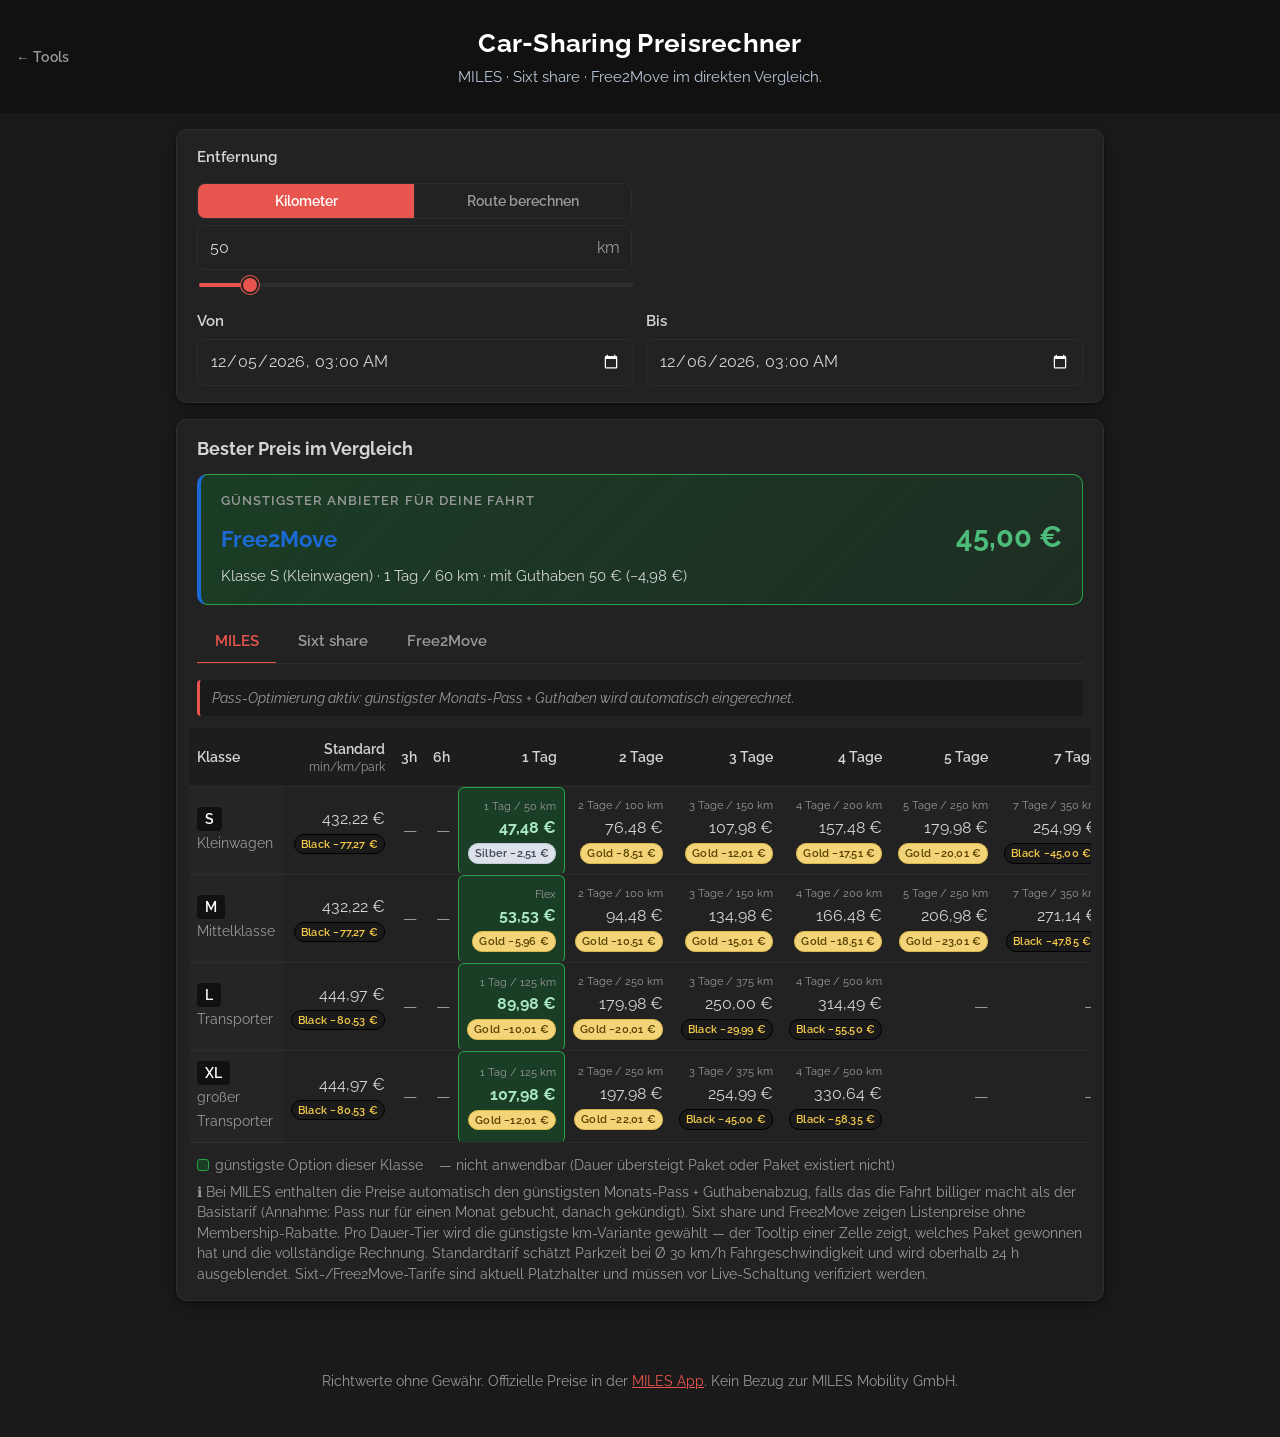
<file: index.html>
<!doctype html>
<html lang="de">
<head>
  <meta charset="utf-8">
  <meta name="viewport" content="width=device-width, initial-scale=1">
  <title>Car-Sharing Preisrechner — MILES, Sixt share, Free2Move</title>
  <meta name="description" content="Vergleiche Tarife von MILES, Sixt share und Free2Move für deine Fahrt.">
  <link rel="preconnect" href="https://fonts.googleapis.com">
  <link rel="preconnect" href="https://fonts.gstatic.com" crossorigin>
  <link href="https://fonts.googleapis.com/css2?family=Raleway:wght@400;600;700&display=swap" rel="stylesheet">
  <link rel="stylesheet" href="styles.css">
</head>
<body>
  <header class="site-header">
    <a href="https://tools.maxlamm.de" class="back-link" aria-label="Zurück zur Übersicht">← Tools</a>
    <h1>Car-Sharing Preisrechner</h1>
    <p class="subtitle">MILES · Sixt share · Free2Move im direkten Vergleich.</p>
  </header>

  <main>
    <section class="inputs" aria-labelledby="inputs-heading">
      <h2 id="inputs-heading" class="sr-only">Eingaben</h2>
      <div class="input-group">
        <label for="km">Entfernung</label>
        <div class="km-mode-toggle" role="group" aria-label="Eingabemodus">
          <button class="km-mode-btn active" id="btn-manual" type="button">Kilometer</button>
          <button class="km-mode-btn" id="btn-route" type="button">Route berechnen</button>
        </div>
        <div class="route-inputs" id="route-section" hidden>
          <div class="autocomplete-wrap">
            <input type="text" id="route-start" placeholder="Startort, z. B. Berlin Mitte" autocomplete="off">
            <ul class="autocomplete-list" id="ac-start" hidden role="listbox"></ul>
          </div>
          <div class="autocomplete-wrap">
            <input type="text" id="route-end" placeholder="Zielort, z. B. Hamburg HBF" autocomplete="off">
            <ul class="autocomplete-list" id="ac-end" hidden role="listbox"></ul>
          </div>
          <label class="checkbox-label">
            <input type="checkbox" id="route-return">
            Hin- und Rückfahrt
          </label>
          <button type="button" id="route-calc-btn">Entfernung berechnen</button>
          <p class="route-result" id="route-result" hidden></p>
        </div>
        <div id="km-section">
          <div class="input-with-suffix">
            <input type="number" id="km" inputmode="decimal" min="0" max="500" step="5" placeholder="z. B. 50" value="50">
            <span class="suffix">km</span>
          </div>
          <input type="range" id="km-slider" min="0" max="500" step="5" value="50" aria-label="Entfernung in km">
        </div>
      </div>
      <div class="input-group input-group--datetime">
        <div class="datetime-pair">
          <div class="datetime-field">
            <label for="dt-start">Von</label>
            <input type="datetime-local" id="dt-start">
          </div>
          <div class="datetime-field">
            <label for="dt-end">Bis</label>
            <input type="datetime-local" id="dt-end">
          </div>
        </div>
        <p class="datetime-error" id="datetime-error" role="alert" aria-live="polite" hidden>
          „Bis" muss nach „Von" liegen.
        </p>
      </div>
    </section>

    <section class="results" aria-labelledby="results-heading">
      <h2 id="results-heading">Bester Preis im Vergleich</h2>

      <div id="best-overall" class="best-overall-card" hidden>
        <div class="best-overall-label">Günstigster Anbieter für deine Fahrt</div>
        <div class="best-overall-headline">
          <span class="best-overall-provider" id="best-provider"></span>
          <span class="best-overall-price" id="best-price"></span>
        </div>
        <div class="best-overall-detail" id="best-detail"></div>
      </div>

      <div class="provider-tabs" role="tablist" id="provider-tabs"></div>
      <div id="provider-panels"></div>

      <p class="legend">
        <span class="legend-best"><span class="swatch"></span> günstigste Option dieser Klasse</span>
        <span class="legend-na">— nicht anwendbar (Dauer übersteigt Paket oder Paket existiert nicht)</span>
      </p>
      <p class="assumption">
        ℹ Bei MILES enthalten die Preise automatisch den günstigsten Monats-Pass + Guthabenabzug, falls das die Fahrt billiger macht als der Basistarif (Annahme: Pass nur für einen Monat gebucht, danach gekündigt). Sixt share und Free2Move zeigen Listenpreise ohne Membership-Rabatte. Pro Dauer-Tier wird die günstigste km-Variante gewählt — der Tooltip einer Zelle zeigt, welches Paket gewonnen hat und die vollständige Rechnung. Standardtarif schätzt Parkzeit bei Ø 30 km/h Fahrgeschwindigkeit und wird oberhalb 24 h ausgeblendet. Sixt-/Free2Move-Tarife sind aktuell Platzhalter und müssen vor Live-Schaltung verifiziert werden.
      </p>
    </section>
  </main>

  <footer class="site-footer">
    <p>Richtwerte ohne Gewähr. Offizielle Preise in der <a href="https://www.miles-mobility.com/" target="_blank" rel="noopener">MILES App</a>. Kein Bezug zur MILES Mobility GmbH.</p>
  </footer>

  <script src="calculator.js"></script>
</body>
</html>
</file>
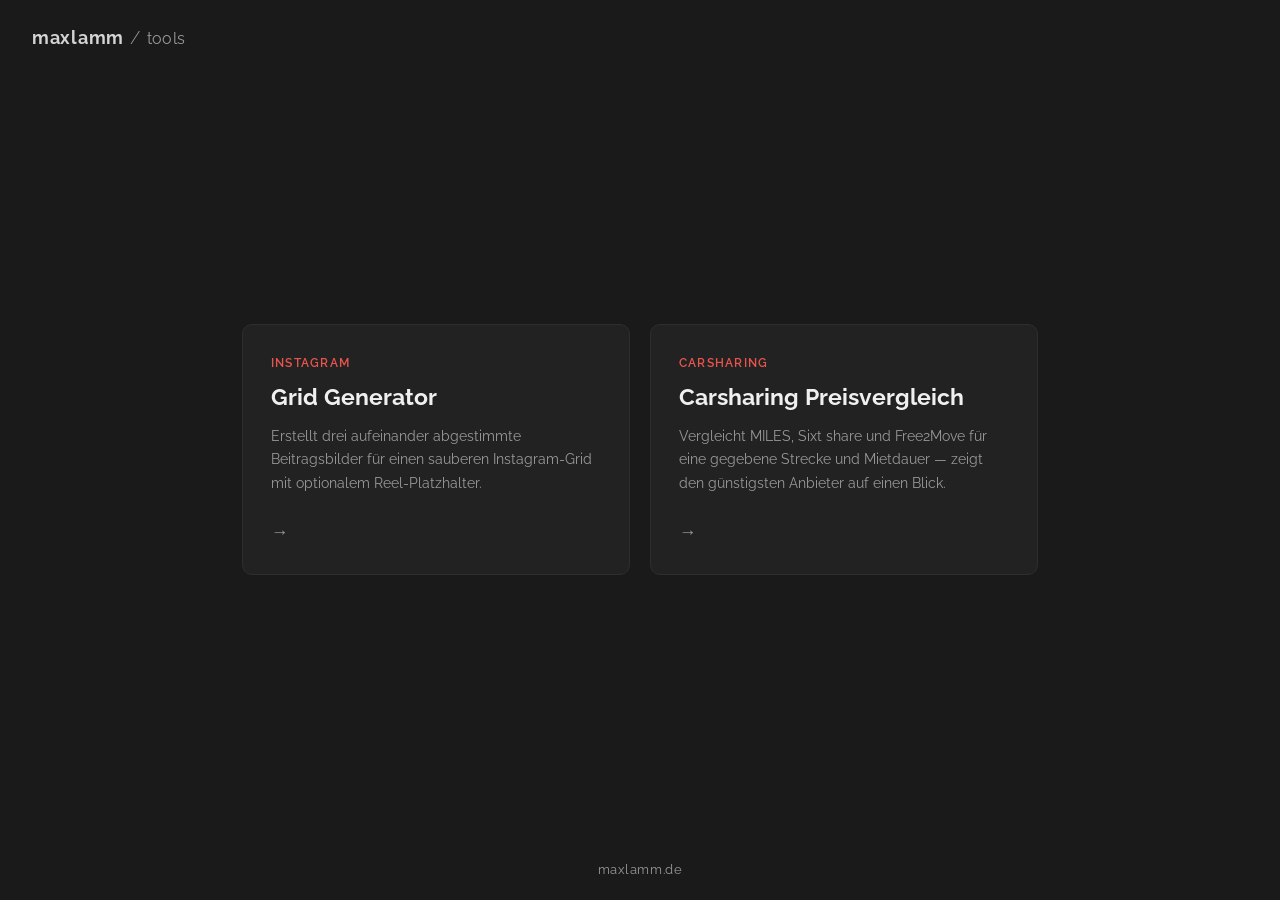
<file: landing/index.html>
<!doctype html>
<html lang="de">
<head>
  <meta charset="utf-8">
  <meta name="viewport" content="width=device-width, initial-scale=1">
  <title>Tools — Max Lamm</title>
  <meta name="description" content="Kleine Tools von Max Lamm.">
  <link rel="preconnect" href="https://fonts.googleapis.com">
  <link rel="preconnect" href="https://fonts.gstatic.com" crossorigin>
  <link href="https://fonts.googleapis.com/css2?family=Raleway:wght@300;400;600;700&display=swap" rel="stylesheet">
  <link rel="stylesheet" href="styles.css">
</head>
<body>
  <header class="site-header">
    <a class="wordmark" href="https://maxlamm.de">maxlamm</a>
    <span class="wordmark-sep">/</span>
    <span class="wordmark-sub">tools</span>
  </header>

  <main>
    <a class="tool-card" href="/instagram-grid/">
      <div class="tool-card__inner">
        <p class="tool-card__label">Instagram</p>
        <h2 class="tool-card__title">Grid Generator</h2>
        <p class="tool-card__desc">Erstellt drei aufeinander abgestimmte Beitragsbilder für einen sauberen Instagram-Grid mit optionalem Reel-Platzhalter.</p>
      </div>
      <span class="tool-card__arrow" aria-hidden="true">→</span>
    </a>

    <a class="tool-card" href="/miles-calc/">
      <div class="tool-card__inner">
        <p class="tool-card__label">Carsharing</p>
        <h2 class="tool-card__title">Carsharing Preisvergleich</h2>
        <p class="tool-card__desc">Vergleicht MILES, Sixt share und Free2Move für eine gegebene Strecke und Mietdauer — zeigt den günstigsten Anbieter auf einen Blick.</p>
      </div>
      <span class="tool-card__arrow" aria-hidden="true">→</span>
    </a>
  </main>

  <footer class="site-footer">
    <a href="https://maxlamm.de">maxlamm.de</a>
  </footer>
</body>
</html>
</file>
<file: styles.css>
/* ============================================================================
   MILES Preisrechner — Styles
   ============================================================================ */

:root {
  --navy: #111111;
  --navy-2: #1a1a1a;
  --ink: #d4d4d4;
  --muted: #999999;
  --bg: #1a1a1a;
  --card: #222222;
  --border: #2e2e2e;
  --accent: #E8554E;
  --accent-soft: #2a1a1a;
  --best: #1a3d25;
  --best-border: #29a24a;
  --save: #4dbb7a;
  --lose: #e06060;
  --shadow: 0 1px 3px rgba(0, 0, 0, 0.4), 0 4px 16px rgba(0, 0, 0, 0.3);

  --brand-miles: #E8554E;
  --brand-sixt: #ff5f00;
  --brand-free2move: #1c69d4;
}

.provider-miles { --brand: var(--brand-miles); }
.provider-sixt { --brand: var(--brand-sixt); }
.provider-free2move { --brand: var(--brand-free2move); }

* { box-sizing: border-box; }
[hidden] { display: none !important; }

html, body {
  margin: 0;
  padding: 0;
  font-family: 'Raleway', -apple-system, BlinkMacSystemFont, "Segoe UI", Roboto, sans-serif;
  background: var(--bg);
  color: var(--ink);
  line-height: 1.5;
}

.sr-only {
  position: absolute;
  width: 1px; height: 1px;
  padding: 0; margin: -1px;
  overflow: hidden; clip: rect(0,0,0,0);
  white-space: nowrap; border: 0;
}

/* Header ------------------------------------------------------------------- */

.site-header {
  background: var(--navy);
  color: #fff;
  padding: 1.5rem 1rem;
  text-align: center;
  position: relative;
}
.back-link {
  position: absolute;
  left: 1rem;
  top: 50%;
  transform: translateY(-50%);
  color: var(--muted);
  text-decoration: none;
  font-size: 0.85rem;
  font-weight: 600;
  letter-spacing: 0.02em;
  transition: color 0.15s;
}
.back-link:hover { color: var(--ink); }
.site-header h1 {
  margin: 0;
  font-size: 1.6rem;
  letter-spacing: 0.01em;
}
.site-header .subtitle {
  margin: 0.25rem 0 0;
  color: #b9c7d9;
  font-size: 0.95rem;
}

/* Layout ------------------------------------------------------------------- */

main {
  max-width: 960px;
  margin: 0 auto;
  padding: 1rem;
}

main > section {
  background: var(--card);
  border: 1px solid var(--border);
  border-radius: 10px;
  padding: 1rem 1.25rem;
  margin-bottom: 1rem;
  box-shadow: var(--shadow);
}

main > section h2 {
  margin: 0 0 0.75rem;
  font-size: 1.1rem;
  color: var(--ink);
}

/* Inputs ------------------------------------------------------------------- */

.inputs {
  display: grid;
  grid-template-columns: 1fr 1fr;
  gap: 1rem;
}

@media (max-width: 520px) {
  .inputs { grid-template-columns: 1fr; }
}

.input-group {
  display: flex;
  flex-direction: column;
  gap: 0.35rem;
}

.input-group.inline {
  flex-direction: row;
  align-items: center;
  gap: 0.75rem;
  flex-wrap: wrap;
}

.input-group label {
  font-weight: 600;
  color: var(--ink);
  font-size: 0.95rem;
}

.input-with-suffix,
.input-duo {
  display: flex;
  align-items: stretch;
  gap: 0.5rem;
}

.input-with-suffix {
  position: relative;
}

input[type="number"],
select {
  font: inherit;
  padding: 0.6rem 0.75rem;
  border: 1px solid var(--border);
  border-radius: 8px;
  background: var(--card);
  color: var(--ink);
  width: 100%;
  min-height: 44px;
}

input[type="number"]:focus,
select:focus {
  outline: 2px solid var(--accent);
  outline-offset: 1px;
  border-color: var(--accent);
}

.input-with-suffix .suffix {
  position: absolute;
  right: 0.75rem;
  top: 50%;
  transform: translateY(-50%);
  color: var(--muted);
  pointer-events: none;
}

.input-with-suffix input { padding-right: 2.5rem; }

.input-duo input { flex: 2; }
.input-duo select { flex: 1; min-width: 110px; }

.input-group.inline input {
  width: 90px;
}

/* Results table ------------------------------------------------------------ */

.table-wrapper {
  overflow-x: auto;
  -webkit-overflow-scrolling: touch;
  margin: 0 -0.5rem;
}

.results-table {
  width: 100%;
  min-width: 980px;
  border-collapse: separate;
  border-spacing: 0;
  font-variant-numeric: tabular-nums;
}

.results-table th,
.results-table td {
  padding: 0.6rem 0.5rem;
  text-align: right;
  border-bottom: 1px solid var(--border);
}

.results-table thead th {
  background: #1d1d1d;
  color: var(--ink);
  font-weight: 600;
  font-size: 0.9rem;
  position: sticky;
  top: 0;
}

.results-table thead th:first-child {
  text-align: left;
}

.results-table .col-sub {
  display: block;
  font-size: 0.72rem;
  color: var(--muted);
  font-weight: 400;
  text-transform: lowercase;
}

.results-table tbody th {
  text-align: left;
  font-weight: 600;
  background: #252525;
}

.cls-label {
  display: inline-block;
  background: var(--navy);
  color: #fff;
  padding: 0.1rem 0.5rem;
  border-radius: 4px;
  font-size: 0.85rem;
  margin-right: 0.4rem;
}

.cls-desc {
  color: var(--muted);
  font-weight: 400;
  font-size: 0.85rem;
}

.cls-hint {
  display: block;
  color: var(--lose);
  font-size: 0.75rem;
  font-weight: 400;
  margin-top: 2px;
}

.cell-sub {
  font-size: 0.7rem;
  color: var(--muted);
  font-weight: 400;
  margin-bottom: 2px;
  white-space: nowrap;
}

.cell { cursor: help; }
.cell-na { color: var(--muted); cursor: default; }
.cell-best {
  background: var(--best);
  border: 1px solid var(--best-border);
  font-weight: 700;
  color: #a8e6bf;
  border-radius: 6px;
}
.cell-price {
  font-weight: inherit;
  white-space: nowrap;
}

.pass-badge {
  display: inline-block;
  margin-top: 2px;
  padding: 1px 6px;
  border-radius: 10px;
  font-size: 0.7rem;
  font-weight: 600;
  letter-spacing: 0.02em;
  white-space: nowrap;
}
.pass-silber  { background: #dde2ea; color: #3f4654; border: 1px solid #c3cbd8; }
.pass-gold    { background: #f3d478; color: #594200; border: 1px solid #d9b74e; }
.pass-platin  { background: #e2e3ef; color: #2b2c5b; border: 1px solid #b9bbd1; }
.pass-black   { background: #1a1a1a; color: #f3c94a; border: 1px solid #000; }
.pass-tier50  { background: #d4e4f7; color: #1c4a8c; border: 1px solid #a0c0e8; }
.pass-tier100 { background: #1c69d4; color: #fff;    border: 1px solid #1558b0; }

.legend {
  display: flex;
  flex-wrap: wrap;
  gap: 1rem;
  font-size: 0.85rem;
  color: var(--muted);
  margin: 0.75rem 0 0.25rem;
}

.legend-best { display: inline-flex; align-items: center; gap: 0.35rem; }
.swatch {
  display: inline-block;
  width: 12px; height: 12px;
  background: var(--best);
  border: 1px solid var(--best-border);
  border-radius: 3px;
}

.assumption {
  font-size: 0.85rem;
  color: var(--muted);
  margin: 0.4rem 0 0;
}

.muted { color: var(--muted); }

/* Footer ------------------------------------------------------------------- */

.site-footer {
  text-align: center;
  font-size: 0.85rem;
  color: var(--muted);
  padding: 1.5rem 1rem 2rem;
}

.site-footer a { color: var(--accent); }

/* Mobile tweaks ------------------------------------------------------------ */

@media (max-width: 600px) {
  .site-header h1 { font-size: 1.3rem; }
  main { padding: 0.75rem; }
  main > section { padding: 0.85rem 0.85rem; }
  .results-table th,
  .results-table td {
    padding: 0.5rem 0.4rem;
    font-size: 0.9rem;
  }
}

/* Km-Slider ---------------------------------------------------------------- */

input[type="range"] {
  -webkit-appearance: none;
  appearance: none;
  width: 100%;
  height: 4px;
  border-radius: 2px;
  background: var(--border);
  background-image: linear-gradient(var(--accent), var(--accent));
  background-size: 10% 100%;
  background-repeat: no-repeat;
  outline: none;
  cursor: pointer;
  margin-top: 0.5rem;
}

input[type="range"]::-webkit-slider-thumb {
  -webkit-appearance: none;
  appearance: none;
  width: 18px;
  height: 18px;
  border-radius: 50%;
  background: var(--accent);
  cursor: pointer;
  border: 2px solid var(--card);
  box-shadow: 0 0 0 1px var(--accent);
}

input[type="range"]::-moz-range-thumb {
  width: 18px;
  height: 18px;
  border-radius: 50%;
  background: var(--accent);
  cursor: pointer;
  border: 2px solid var(--card);
}

input[type="range"]:focus {
  outline: 2px solid var(--accent);
  outline-offset: 2px;
}

/* Km-Modus-Toggle ---------------------------------------------------------- */

.km-mode-toggle {
  display: flex;
  border-radius: 8px;
  overflow: hidden;
  border: 1px solid var(--border);
  margin-top: 0.5rem;
}

.km-mode-btn {
  flex: 1;
  padding: 0.45rem 0.5rem;
  background: var(--card);
  color: var(--muted);
  border: none;
  cursor: pointer;
  font: inherit;
  font-size: 0.85rem;
  font-weight: 600;
  transition: background 0.15s, color 0.15s;
}

.km-mode-btn + .km-mode-btn {
  border-left: 1px solid var(--border);
}

.km-mode-btn.active {
  background: var(--accent);
  color: #fff;
}

.km-mode-btn:hover:not(.active) {
  background: var(--navy-2);
  color: var(--ink);
}

/* Route-Eingabe ------------------------------------------------------------ */

.route-inputs {
  display: flex;
  flex-direction: column;
  gap: 0.4rem;
  margin-top: 0.5rem;
}

.route-inputs input[type="text"] {
  font: inherit;
  padding: 0.6rem 0.75rem;
  border: 1px solid var(--border);
  border-radius: 8px;
  background: var(--card);
  color: var(--ink);
  width: 100%;
  min-height: 44px;
}

.route-inputs input[type="text"]::placeholder { color: var(--muted); }

.route-inputs input[type="text"]:focus {
  outline: 2px solid var(--accent);
  outline-offset: 1px;
  border-color: var(--accent);
}

.checkbox-label {
  display: flex;
  align-items: center;
  gap: 0.5rem;
  font-size: 0.9rem;
  color: var(--ink);
  cursor: pointer;
  user-select: none;
}

.checkbox-label input[type="checkbox"] {
  width: 16px;
  height: 16px;
  accent-color: var(--accent);
  cursor: pointer;
  flex-shrink: 0;
}

#route-calc-btn {
  background: var(--accent);
  color: #fff;
  border: none;
  border-radius: 8px;
  padding: 0.6rem 1rem;
  cursor: pointer;
  font: inherit;
  font-weight: 600;
  min-height: 44px;
  transition: opacity 0.15s;
}

#route-calc-btn:hover { opacity: 0.85; }
#route-calc-btn:disabled { opacity: 0.5; cursor: default; }

.route-result {
  font-size: 0.85rem;
  color: var(--save);
  margin: 0;
}

.route-result--error { color: var(--lose); }

/* Autocomplete-Dropdown ---------------------------------------------------- */

.autocomplete-wrap {
  position: relative;
}

.autocomplete-list {
  position: absolute;
  top: calc(100% + 3px);
  left: 0;
  right: 0;
  z-index: 100;
  margin: 0;
  padding: 0.25rem 0;
  list-style: none;
  background: #2a2a2a;
  border: 1px solid var(--border);
  border-radius: 8px;
  box-shadow: var(--shadow);
  max-height: 220px;
  overflow-y: auto;
}

.autocomplete-list li {
  display: flex;
  flex-direction: column;
  padding: 0.5rem 0.75rem;
  cursor: pointer;
  gap: 0.1rem;
}

.autocomplete-list li:hover,
.autocomplete-list li.ac-active {
  background: var(--accent-soft);
}

.ac-main {
  font-size: 0.9rem;
  color: var(--ink);
  white-space: nowrap;
  overflow: hidden;
  text-overflow: ellipsis;
}

.ac-sub {
  font-size: 0.75rem;
  color: var(--muted);
  white-space: nowrap;
  overflow: hidden;
  text-overflow: ellipsis;
}

/* Datetime-Picker ---------------------------------------------------------- */

.input-group--datetime {
  grid-column: 1 / -1;
}

.datetime-pair {
  display: flex;
  gap: 0.75rem;
}

.datetime-field {
  display: flex;
  flex-direction: column;
  gap: 0.35rem;
  flex: 1;
}

.datetime-field label {
  font-weight: 600;
  color: var(--ink);
  font-size: 0.95rem;
}

input[type="datetime-local"] {
  font: inherit;
  padding: 0.6rem 0.75rem;
  border: 1px solid var(--border);
  border-radius: 8px;
  background: var(--card);
  color: var(--ink);
  width: 100%;
  min-height: 44px;
  color-scheme: dark;
}

input[type="datetime-local"]:focus {
  outline: 2px solid var(--accent);
  outline-offset: 1px;
  border-color: var(--accent);
}

input[type="datetime-local"].is-invalid {
  border-color: var(--lose);
  outline: 2px solid var(--lose);
  outline-offset: 1px;
}

.datetime-error {
  color: var(--lose);
  font-size: 0.85rem;
  margin: 0.35rem 0 0;
}

@media (max-width: 400px) {
  .datetime-pair { flex-direction: column; }
}

/* Best-Overall-Card ---------------------------------------------------------- */

.best-overall-card {
  background: linear-gradient(135deg, var(--best) 0%, rgba(26, 61, 37, 0.4) 100%);
  border: 1px solid var(--best-border);
  border-left: 4px solid var(--brand, var(--best-border));
  border-radius: 10px;
  padding: 1rem 1.25rem;
  margin-bottom: 1rem;
}

.best-overall-label {
  font-size: 0.8rem;
  text-transform: uppercase;
  letter-spacing: 0.08em;
  color: var(--muted);
  font-weight: 600;
}

.best-overall-headline {
  display: flex;
  align-items: baseline;
  justify-content: space-between;
  gap: 1rem;
  margin: 0.35rem 0 0.4rem;
  flex-wrap: wrap;
}

.best-overall-provider {
  font-size: 1.4rem;
  font-weight: 700;
  color: var(--brand, #fff);
}

.best-overall-price {
  font-size: 1.8rem;
  font-weight: 700;
  color: var(--save);
}

.best-overall-detail {
  font-size: 0.95rem;
  color: var(--ink);
}

/* Provider-Tabs -------------------------------------------------------------- */

.provider-tabs {
  display: flex;
  gap: 0.25rem;
  border-bottom: 1px solid var(--border);
  margin-bottom: 0;
  overflow-x: auto;
  scrollbar-width: thin;
}

.tab-btn {
  background: transparent;
  border: none;
  color: var(--muted);
  font-family: inherit;
  font-size: 0.95rem;
  font-weight: 600;
  padding: 0.7rem 1.1rem;
  cursor: pointer;
  border-bottom: 2px solid transparent;
  margin-bottom: -1px;
  transition: color 0.15s, border-color 0.15s, background 0.15s;
  white-space: nowrap;
}

.tab-btn:hover {
  color: var(--ink);
  background: var(--accent-soft);
}

.tab-btn[aria-selected="true"] {
  color: var(--brand, var(--accent));
  border-bottom-color: var(--brand, var(--accent));
}

.tab-btn:focus-visible {
  outline: 2px solid var(--brand, var(--accent));
  outline-offset: -2px;
}

/* Provider-Panels ----------------------------------------------------------- */

.provider-panel {
  padding-top: 1rem;
}

.provider-note {
  font-size: 0.85rem;
  color: var(--muted);
  font-style: italic;
  margin: 0 0 0.75rem;
  padding: 0.5rem 0.75rem;
  background: var(--navy-2);
  border-left: 3px solid var(--brand, var(--accent));
  border-radius: 4px;
}

@media (max-width: 600px) {
  .best-overall-headline {
    flex-direction: column;
    align-items: flex-start;
    gap: 0.25rem;
  }
  .best-overall-price { font-size: 1.5rem; }
  .tab-btn { padding: 0.6rem 0.8rem; font-size: 0.9rem; }
}
</file>
<file: landing/styles.css>
:root {
  --bg:       #1a1a1a;
  --bg-card:  #222222;
  --border:   #2e2e2e;
  --text:     #d4d4d4;
  --muted:    #999999;
  --accent:   #E8554E;
  --font:     'Raleway', sans-serif;
}

*, *::before, *::after { box-sizing: border-box; margin: 0; padding: 0; }

html, body {
  min-height: 100dvh;
  background: var(--bg);
  color: var(--text);
  font-family: var(--font);
  font-weight: 400;
  line-height: 1.6;
}

body {
  display: flex;
  flex-direction: column;
}

/* Header ------------------------------------------------------------------- */

.site-header {
  padding: 1.5rem 2rem;
  display: flex;
  align-items: baseline;
  gap: 0.4rem;
}

.wordmark {
  font-weight: 700;
  font-size: 1.1rem;
  color: var(--text);
  text-decoration: none;
  letter-spacing: 0.04em;
  text-transform: lowercase;
}

.wordmark:hover { color: var(--accent); }

.wordmark-sep {
  color: var(--muted);
  font-weight: 300;
  font-size: 1.1rem;
}

.wordmark-sub {
  color: var(--muted);
  font-size: 1rem;
  font-weight: 400;
  letter-spacing: 0.02em;
}

/* Main --------------------------------------------------------------------- */

main {
  flex: 1;
  display: grid;
  grid-template-columns: 1fr 1fr;
  gap: 1.25rem;
  max-width: 860px;
  width: 100%;
  margin: 0 auto;
  padding: 2rem 2rem 3rem;
  align-content: center;
}

@media (max-width: 600px) {
  main {
    grid-template-columns: 1fr;
    padding: 1.25rem 1.25rem 2.5rem;
  }
}

/* Tool Cards --------------------------------------------------------------- */

.tool-card {
  display: flex;
  flex-direction: column;
  justify-content: space-between;
  background: var(--bg-card);
  border: 1px solid var(--border);
  border-radius: 10px;
  padding: 1.75rem;
  text-decoration: none;
  color: inherit;
  transition: border-color 0.18s ease, transform 0.18s ease;
  min-height: 220px;
}

.tool-card:hover {
  border-color: var(--accent);
  transform: translateY(-2px);
}

.tool-card__label {
  font-size: 0.78rem;
  font-weight: 600;
  letter-spacing: 0.1em;
  text-transform: uppercase;
  color: var(--accent);
  margin-bottom: 0.6rem;
}

.tool-card__title {
  font-size: 1.45rem;
  font-weight: 700;
  color: #f0f0f0;
  line-height: 1.2;
  margin-bottom: 0.85rem;
}

.tool-card__desc {
  font-size: 0.9rem;
  color: var(--muted);
  line-height: 1.6;
  flex: 1;
}

.tool-card__arrow {
  display: block;
  margin-top: 1.5rem;
  font-size: 1.1rem;
  color: var(--muted);
  transition: color 0.18s ease, transform 0.18s ease;
}

.tool-card:hover .tool-card__arrow {
  color: var(--accent);
  transform: translateX(4px);
}

/* Footer ------------------------------------------------------------------- */

.site-footer {
  padding: 1.25rem 2rem;
  text-align: center;
  font-size: 0.82rem;
}

.site-footer a {
  color: var(--muted);
  text-decoration: none;
  letter-spacing: 0.04em;
}

.site-footer a:hover { color: var(--accent); }
</file>
